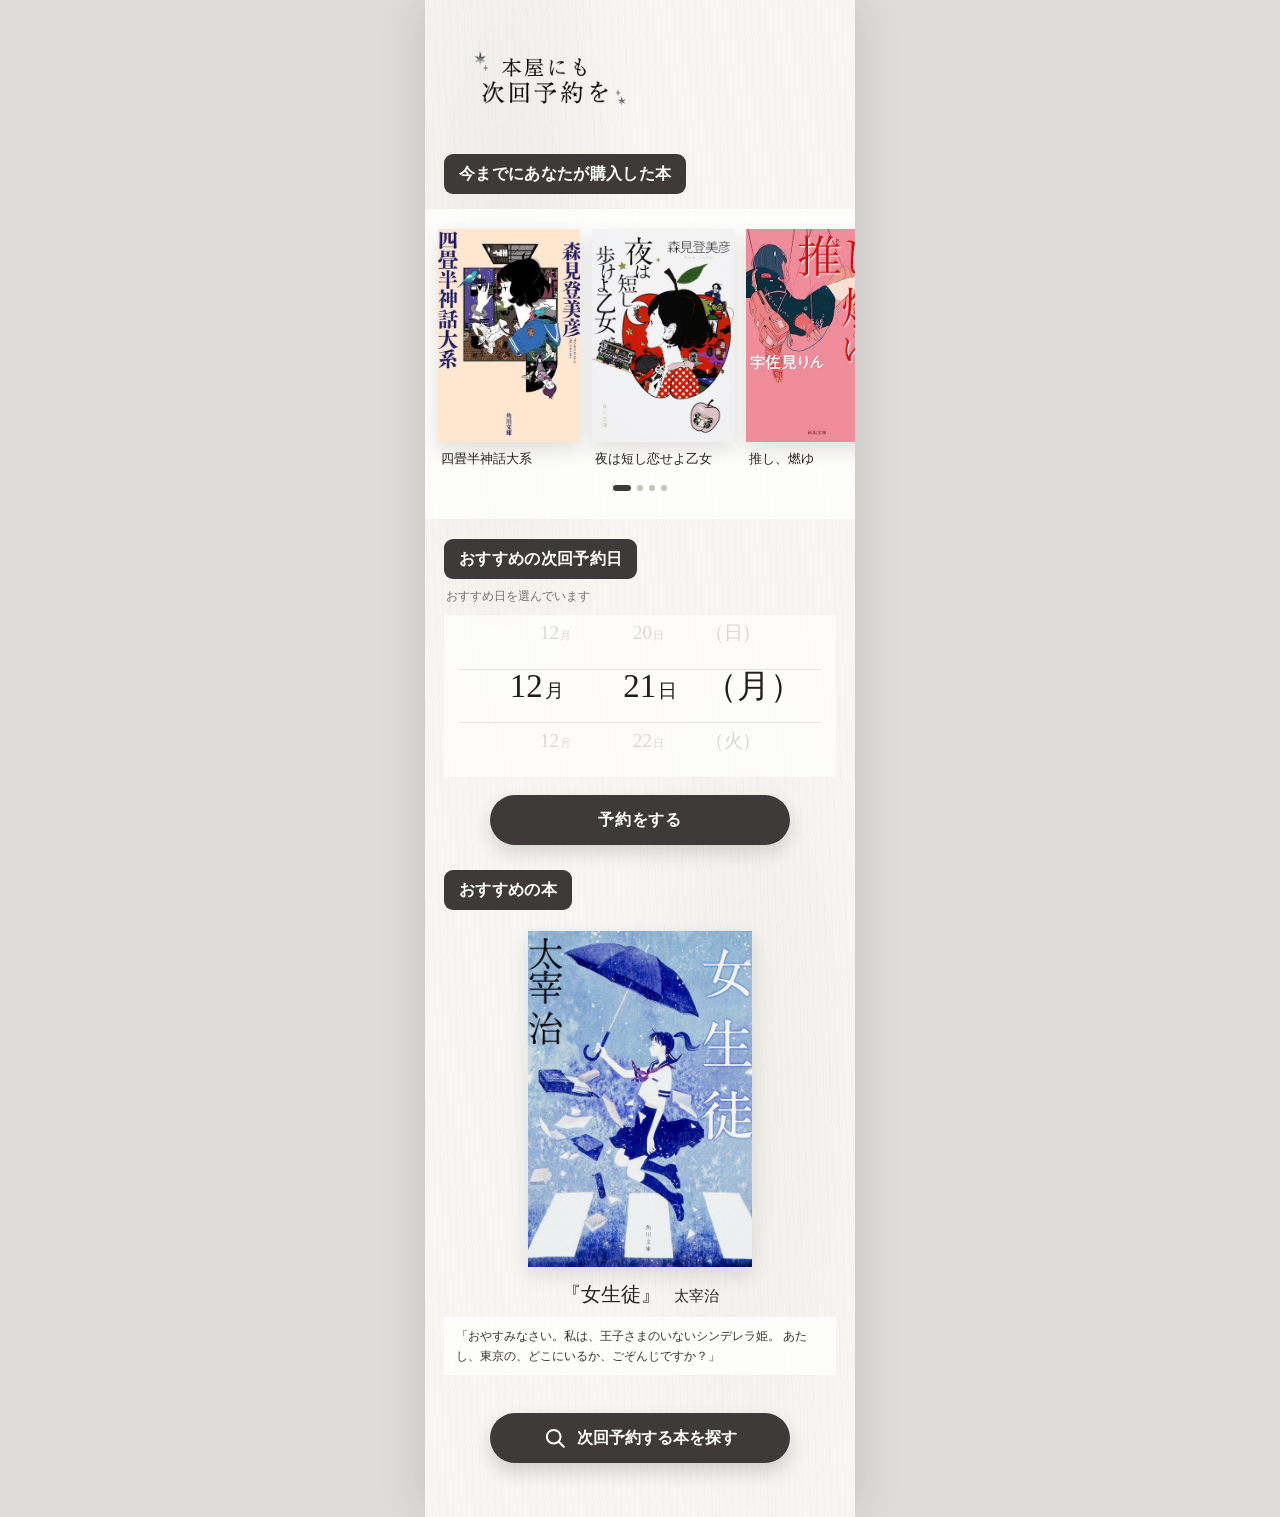
<file: index.htm>
<!doctype html>
<html lang="ja">
<head>
  <meta charset="utf-8">

  <meta
    name="viewport"
    content="width=device-width, initial-scale=1, viewport-fit=cover"
  >

  <meta name="theme-color" content="#f7f6f2">

  <title>本屋にも、次回予約を。</title>

  <meta
    name="description"
    content="読み終わるころに、次の一冊と本屋で会うための次回予約サイト。"
  >

  <link rel="stylesheet" href="./style.css">
</head>

<body>
  <main class="app-shell">
    <header class="hero">
      <img
        class="campaign-logo"
        id="campaignLogo"
        src="./assets/logo.png"
        alt="本屋にも、次回予約を。"
      >

      <p
        class="logo-placeholder"
        id="logoFallback"
        hidden
      >
        本屋にも、次回予約を。
      </p>
    </header>

    <section
      class="books-section"
      aria-labelledby="historyTitle"
    >
      <h2
        class="section-label"
        id="historyTitle"
      >
        今までにあなたが購入した本
      </h2>

      <div class="books-strip">
        <div
          class="book-slider"
          id="bookSlider"
          aria-label="購入した本の一覧"
        >
          <a
            class="book-card"
            href="./book-detail.htm?book=1"
            aria-label="四畳半神話大系の購入情報を見る"
          >
            <div class="cover cover-indigo">
              <img
                src="./assets/books/book-01.jpg"
                alt="四畳半神話大系の表紙"
              >

              <span class="cover-placeholder">
                四畳半<br>神話大系
              </span>
            </div>

            <p>四畳半神話大系</p>
          </a>

          <a
            class="book-card"
            href="./book-detail.htm?book=2"
            aria-label="夜は短し恋せよ乙女の購入情報を見る"
          >
            <div class="cover cover-red">
              <img
                src="./assets/books/book-02.jpg"
                alt="夜は短し恋せよ乙女の表紙"
              >

              <span class="cover-placeholder">
                夜は短し<br>恋せよ乙女
              </span>
            </div>

            <p>夜は短し恋せよ乙女</p>
          </a>

          <a
            class="book-card"
            href="./book-detail.htm?book=3"
            aria-label="推し、燃ゆの購入情報を見る"
          >
            <div class="cover cover-blue">
              <img
                src="./assets/books/book-03.jpg"
                alt="推し、燃ゆの表紙"
              >

              <span class="cover-placeholder">
                推し、燃ゆ
              </span>
            </div>

            <p>推し、燃ゆ</p>
          </a>

          <a
            class="book-card"
            href="./book-detail.htm?book=4"
            aria-label="コンビニ人間の購入情報を見る"
          >
            <div class="cover cover-cream">
              <img
                src="./assets/books/book-04.jpg"
                alt="コンビニ人間の表紙"
              >

              <span class="cover-placeholder">
                コンビニ人間
              </span>
            </div>

            <p>コンビニ人間</p>
          </a>
        </div>

        <div
          class="slider-dots"
          id="sliderDots"
          aria-hidden="true"
        ></div>
      </div>
    </section>

    <section
      class="date-section"
      aria-labelledby="dateTitle"
    >
      <h2
        class="section-label"
        id="dateTitle"
      >
        おすすめの次回予約日
      </h2>

      <p
        class="wheel-guide"
        id="rouletteStatus"
        aria-live="polite"
      >
        読み終わるころを計算しています
      </p>

      <div class="date-wheel-wrap">
        <div
          class="date-wheel"
          id="dateWheel"
          role="listbox"
          aria-label="自動で選ばれるおすすめの次回予約日"
        ></div>

        <div
          class="wheel-focus"
          aria-hidden="true"
        ></div>
      </div>
    </section>

    <div class="booking-action">
      <a
        class="pill-button"
        id="reserveLink"
        href="./reservation.htm"
      >
        予約をする
      </a>
    </div>

    <section
      class="recommend-section"
      aria-labelledby="recommendTitle"
    >
      <h2
        class="section-label"
        id="recommendTitle"
      >
        おすすめの本
      </h2>

      <article class="recommend-card">
        <div class="recommend-cover cover-cream">
          <img
            src="./assets/books/recommend.jpg"
            alt="女生徒の表紙"
          >

          <span class="cover-placeholder">
            女生徒<br>太宰治
          </span>
        </div>

        <h3>
          『女生徒』
          <small>太宰治</small>
        </h3>

        <blockquote>
          「おやすみなさい。私は、王子さまのいないシンデレラ姫。
          あたし、東京の、どこにいるか、ごぞんじですか？」
        </blockquote>
      </article>

      <button
        class="search-button"
        id="searchButton"
        type="button"
      >
        <svg
          class="search-icon"
          viewBox="0 0 24 24"
          aria-hidden="true"
        >
          <circle
            cx="10.7"
            cy="10.7"
            r="6.8"
          ></circle>

          <path d="m15.8 15.8 5 5"></path>
        </svg>

        次回予約する本を探す
      </button>
    </section>
  </main>

  <script src="./script.js"></script>
</body>
</html>
</file>
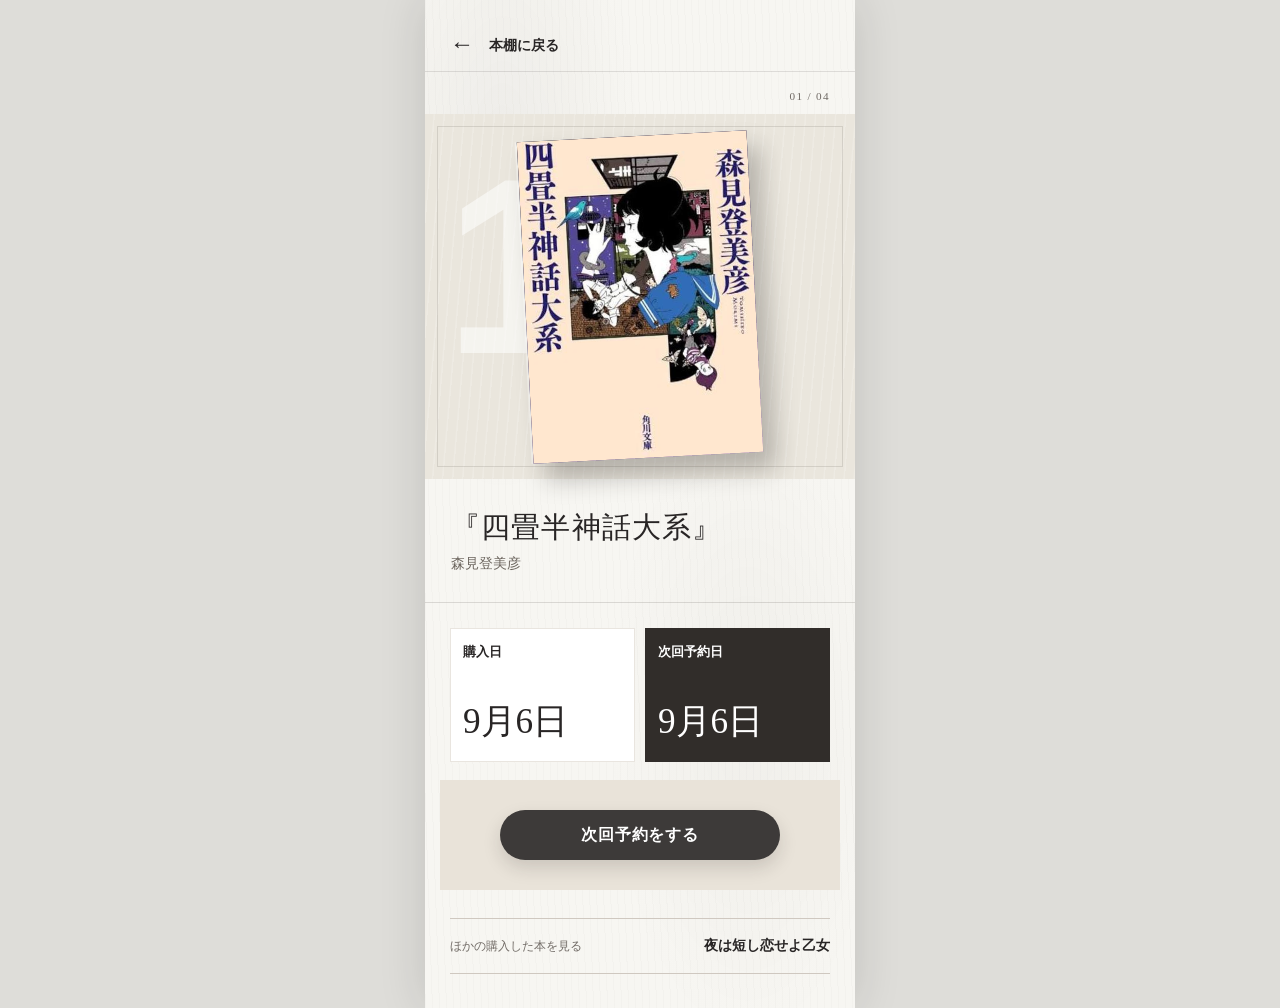
<file: book-detail.htm>
<!doctype html>
<html lang="ja">
<head>
  <meta charset="utf-8">

  <meta
    name="viewport"
    content="width=device-width, initial-scale=1, viewport-fit=cover"
  >

  <meta name="theme-color" content="#f7f6f2">

  <title>
    購入した本｜本屋にも、次回予約を。
  </title>

  <link rel="stylesheet" href="./style.css">
</head>

<body>
  <main class="app-shell detail-page">
    <nav
      class="detail-nav"
      aria-label="ページ移動"
    >
      <a
        href="./index.htm"
        aria-label="購入した本の一覧に戻る"
      >
        <span aria-hidden="true">
          &#8592;
        </span>

        本棚に戻る
      </a>
    </nav>

    <header class="detail-intro">
      <p class="detail-kicker">
        <span id="bookIndex">
          01 / 04
        </span>
      </p>
    </header>

    <section
      class="detail-feature"
      aria-labelledby="detailTitle"
    >
      <div class="detail-cover-stage">
        <span
          class="detail-cover-number"
          id="coverNumber"
          aria-hidden="true"
        >
          1
        </span>

        <div
          class="detail-cover cover-indigo"
          id="detailCover"
        >
          <img
            id="detailImage"
            src="./assets/books/book-01.jpg"
            alt="四畳半神話大系の表紙"
          >

          <span
            class="cover-placeholder"
            id="detailFallback"
          >
            四畳半神話大系
          </span>
        </div>
      </div>

      <div class="detail-book-heading">
        <h2 id="detailTitle">
          『四畳半神話大系』
        </h2>

        <span id="detailAuthor">
          森見登美彦
        </span>
      </div>
    </section>

    <section
      class="detail-record"
      aria-label="購入日と次回予約日"
    >
      <div class="detail-date-grid">
        <div class="detail-date-card">
          <span class="detail-date-label">
            購入日
          </span>

          <strong id="purchaseDate">
            9月6日
          </strong>
        </div>

        <div class="detail-date-card detail-date-card-dark">
          <span class="detail-date-label">
            次回予約日
          </span>

          <strong id="bookedDate">
            9月6日
          </strong>
        </div>
      </div>
    </section>

    <div class="detail-next">
      <a
        class="pill-button"
        href="./reservation.htm"
      >
        次回予約をする
      </a>
    </div>

    <a
      class="detail-other"
      id="otherBook"
      href="./book-detail.htm?book=2"
    >
      <span>
        ほかの購入した本を見る
      </span>

      <strong id="otherBookTitle">
        夜は短し恋せよ乙女
      </strong>
    </a>
  </main>

  <script src="./book-detail.js"></script>
</body>
</html>
</file>
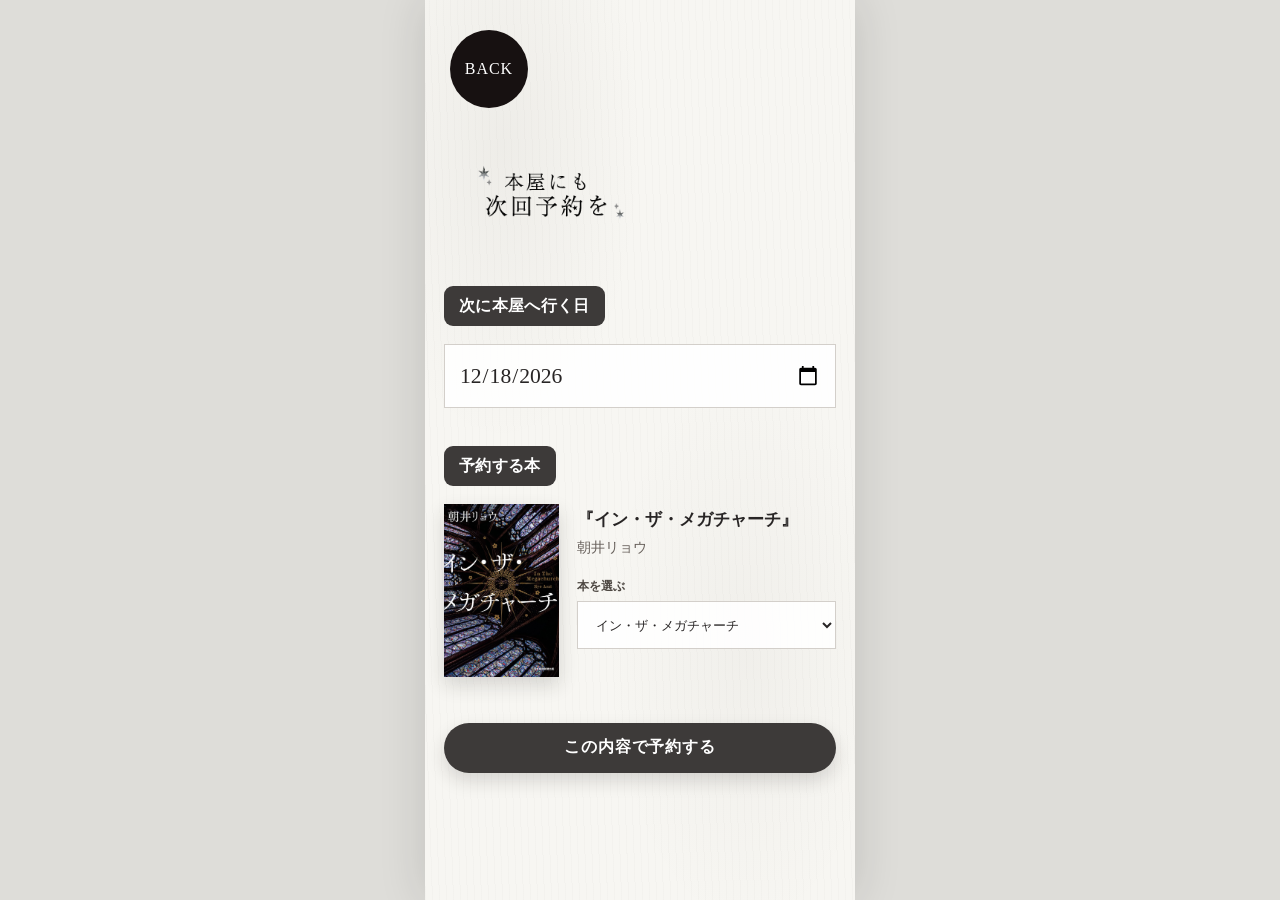
<file: reservation.htm>
<!doctype html>
<html lang="ja">
<head>
  <meta charset="utf-8">

  <meta
    name="viewport"
    content="width=device-width, initial-scale=1, viewport-fit=cover"
  >

  <meta name="theme-color" content="#f7f6f2">

  <title>
    次回予約｜本屋にも、次回予約を。
  </title>

  <link rel="stylesheet" href="./style.css">
</head>

<body>
  <main class="app-shell reservation-page">
    <a
      class="back-circle"
      href="./index.htm"
      aria-label="トップページに戻る"
    >
      BACK
    </a>

    <header class="reservation-heading">
      <img
        class="reservation-logo"
        id="reservationLogo"
        src="./assets/logo.png"
        alt="本屋にも、次回予約を。"
      >

      <span
        class="reservation-logo-fallback"
        id="reservationLogoFallback"
        hidden
      >
        本屋にも、次回予約を。
      </span>
    </header>

    <form id="reservationForm">
      <section class="reservation-panel">
        <label
          class="section-label"
          for="visitDate"
        >
          次に本屋へ行く日
        </label>

        <input
          id="visitDate"
          name="visitDate"
          type="date"
          required
        >
      </section>

      <section class="reservation-panel">
        <label
          class="section-label"
          for="bookChoice"
        >
          予約する本
        </label>

        <div class="booking-book">
          <div
            class="booking-book-cover cover-indigo"
            id="bookingCoverWrap"
          >
            <img
              id="bookingCover"
              src="./assets/books/reserve-01.jpg"
              alt="イン・ザ・メガチャーチの表紙"
            >

            <span
              class="cover-placeholder"
              id="bookingFallback"
            >
              イン・ザ・メガチャーチ
            </span>
          </div>

          <div class="booking-book-info">
            <strong id="bookingTitle">
              『イン・ザ・メガチャーチ』
            </strong>

            <span id="bookingAuthor">
              朝井リョウ
            </span>

            <label
              class="input-caption"
              for="bookChoice"
            >
              本を選ぶ
            </label>

            <select
              id="bookChoice"
              name="bookChoice"
            >
              <option value="イン・ザ・メガチャーチ">
                イン・ザ・メガチャーチ
              </option>

              <option value="熟柿">
                熟柿
              </option>

              <option value="PRIZE―プライズ―">
                PRIZE―プライズ―
              </option>

              <option value="カフネ">
                カフネ
              </option>
            </select>
          </div>
        </div>
      </section>

      <div class="reservation-submit-wrap">
        <button
          class="pill-button"
          type="submit"
        >
          この内容で予約する
        </button>
      </div>
    </form>

    <section
      class="confirmation"
      id="confirmation"
      hidden
      aria-live="polite"
    >
      <span
        class="confirmation-mark"
        aria-hidden="true"
      >
        &#10022;
      </span>

      <h2>
        次回予約が決まりました。
      </h2>

      <p id="confirmationText"></p>

      <a
        class="pill-button"
        href="./index.htm"
      >
        トップに戻る
      </a>
    </section>
  </main>

  <script src="./reservation.js"></script>
</body>
</html>
</file>
<file: style.css>
:root {
  color-scheme: light;

  --ink: #282525;
  --charcoal: #3d3a39;
  --paper: #f7f6f2;
  --soft-white: rgba(255, 255, 255, 0.82);
}

* {
  box-sizing: border-box;
}

html {
  background: #deddd9;
  -webkit-text-size-adjust: 100%;
}

body {
  margin: 0;
  min-width: 320px;
  min-height: 100vh;
  overflow-x: hidden;
  color: var(--ink);
  font-family:
    "Hiragino Kaku Gothic ProN",
    "Yu Gothic",
    system-ui,
    sans-serif;
}

button,
input,
select {
  font: inherit;
}

img {
  max-width: 100%;
}

[hidden] {
  display: none !important;
}

.app-shell {
  width: min(100%, 430px);
  min-height: 100svh;
  margin: 0 auto;
  padding-bottom: max(
    34px,
    env(safe-area-inset-bottom)
  );

  overflow-x: hidden;

  background:
    radial-gradient(
      ellipse at 18% 16%,
      rgba(92, 84, 72, 0.06),
      transparent 28%
    ),
    radial-gradient(
      ellipse at 75% 72%,
      rgba(92, 84, 72, 0.045),
      transparent 31%
    ),
    repeating-linear-gradient(
      88deg,
      rgba(62, 57, 51, 0.018) 0 1px,
      transparent 1px 7px
    ),
    var(--paper);

  box-shadow:
    0 0 44px rgba(30, 28, 26, 0.14);
}

/* 共通ボタン */

.pill-button {
  display: inline-flex;
  width: min(100%, 300px);
  min-height: 50px;
  padding: 10px 24px;
  align-items: center;
  justify-content: center;

  border: 0;
  border-radius: 999px;

  color: #ffffff;
  background: var(--charcoal);

  font-size: 1rem;
  font-weight: 700;
  letter-spacing: 0.06em;
  text-align: center;
  text-decoration: none;

  box-shadow:
    0 8px 18px rgba(33, 30, 28, 0.15);

  cursor: pointer;
}

.pill-button:active {
  transform: translateY(1px);
}

.pill-button:focus-visible,
.back-circle:focus-visible {
  outline: 3px solid #aaa19a;
  outline-offset: 3px;
}

/* 共通見出し */

.section-label {
  display: inline-flex;
  min-height: 40px;
  margin: 0;
  padding: 8px 15px;
  align-items: center;

  border-radius: 9px;

  color: #ffffff;
  background: var(--charcoal);

  font-size: 1rem;
  font-weight: 700;
  letter-spacing: 0.02em;
}

/* トップのロゴ */

.hero {
  position: relative;
  min-height: 152px;
  display: grid;
  align-items: center;

  padding:
    max(22px, env(safe-area-inset-top))
    20px
    18px;
}

.campaign-logo {
  display: block;
  width: min(77%, 300px);
  max-height: 114px;

  object-fit: contain;
  object-position: left center;
}

.logo-placeholder {
  margin: 0;

  font-family:
    "Hiragino Mincho ProN",
    "Yu Mincho",
    serif;

  font-size: 1.65rem;
  line-height: 1.6;
  letter-spacing: 0.06em;
}

/* 購入した本 */

.books-section {
  padding-bottom: 0;
}

.books-section .section-label {
  margin: 0 19px 15px;
}

.books-strip {
  padding: 12px 0 28px;
  background: rgba(255, 255, 255, 0.8);
}

.book-slider {
  display: grid;
  grid-auto-flow: column;
  grid-auto-columns: minmax(142px, 44vw);
  gap: 12px;

  overflow-x: auto;

  padding: 8px 13px 14px;

  scroll-padding-inline: 13px;
  scroll-snap-type: x mandatory;
  scrollbar-width: none;

  -webkit-overflow-scrolling: touch;
}

.book-slider::-webkit-scrollbar {
  display: none;
}

.book-card {
  margin: 0;
  scroll-snap-align: start;

  color: inherit;
  text-decoration: none;
}

.book-card:focus-visible {
  outline: 3px solid var(--charcoal);
  outline-offset: 3px;
}

.book-card p {
  margin: 8px 3px 0;
  overflow: hidden;

  font-family:
    "Hiragino Mincho ProN",
    "Yu Mincho",
    serif;

  font-size: 0.84rem;
  text-overflow: ellipsis;
  white-space: nowrap;
}

/* 本の表紙 */

.cover,
.recommend-cover {
  position: relative;
  overflow: hidden;
  aspect-ratio: 2 / 3;

  background: #e8e2d6;

  box-shadow:
    0 8px 18px rgba(39, 35, 31, 0.13);
}

.cover img,
.recommend-cover img {
  position: relative;
  z-index: 2;

  display: block;
  width: 100%;
  height: 100%;

  object-fit: cover;
}

.cover-placeholder {
  position: absolute;
  inset: 0;
  z-index: 1;

  display: grid;
  place-items: center;

  padding: 14px;

  color: rgba(255, 255, 255, 0.88);

  font-size: 0.78rem;
  font-weight: 700;
  line-height: 1.6;
  letter-spacing: 0.05em;
  text-align: center;
}

.cover-indigo {
  background:
    linear-gradient(
      145deg,
      #171525,
      #3e2f68 58%,
      #9b77ae
    );
}

.cover-red {
  background:
    linear-gradient(
      #56040a,
      #d33a18 56%,
      #efae3a
    );
}

.cover-blue {
  background:
    linear-gradient(
      155deg,
      #2c4058,
      #9aa9ad 55%,
      #ded3c6
    );
}

.cover-cream {
  background:
    linear-gradient(
      135deg,
      #d8c9a3,
      #eee3c3 52%,
      #c6b587
    );
}

/* スライダーの丸 */

.slider-dots {
  display: flex;
  justify-content: center;
  gap: 6px;
  padding-top: 3px;
}

.slider-dots span {
  width: 6px;
  height: 6px;

  border-radius: 50%;
  background: #c4c0ba;

  transition:
    width 180ms ease,
    background 180ms ease;
}

.slider-dots span.is-active {
  width: 18px;
  border-radius: 5px;
  background: var(--charcoal);
}

/* 日付ルーレット */

.date-section,
.recommend-section {
  padding: 20px 19px 0;
}

.wheel-guide {
  margin: 9px 2px 10px;
  color: #76716e;
  font-size: 0.78rem;
}

.date-wheel-wrap {
  position: relative;
  height: 162px;
  margin-top: 4px;
  overflow: hidden;

  background: rgba(255, 255, 255, 0.72);
}

.date-wheel {
  height: 100%;
  overflow: hidden;
  padding-block: 54px;
  pointer-events: none;
}

.date-option {
  width: 100%;
  height: 54px;

  display: grid;
  grid-template-columns: 1.2fr 1fr 1fr;
  align-items: center;

  border: 0;
  padding: 0 31px;

  color: #a29d99;
  background: transparent;

  font-family:
    "Hiragino Mincho ProN",
    "Yu Mincho",
    serif;

  font-size: 1.45rem;
  text-align: center;

  transform: scale(0.82);
  opacity: 0.38;

  transition:
    transform 140ms ease,
    opacity 140ms ease,
    color 140ms ease;
}

.date-option.is-selected {
  color: #211d1c;
  font-size: 2.05rem;

  transform: scale(1);
  opacity: 1;
}

.date-option span:nth-child(1)::after {
  content: "月";
  margin-left: 0.12em;
  font-size: 0.58em;
}

.date-option span:nth-child(2)::after {
  content: "日";
  margin-left: 0.12em;
  font-size: 0.58em;
}

.date-option span:nth-child(3)::before {
  content: "（";
}

.date-option span:nth-child(3)::after {
  content: "）";
}

.wheel-focus {
  position: absolute;
  top: 54px;
  right: 15px;
  left: 15px;
  height: 54px;

  border-top:
    1px solid rgba(65, 60, 55, 0.12);

  border-bottom:
    1px solid rgba(65, 60, 55, 0.12);

  pointer-events: none;
}

.booking-action {
  display: grid;
  justify-items: center;
  padding: 18px 19px 5px;
}

/* おすすめの本 */

.recommend-section {
  padding-bottom: 20px;
}

.recommend-card {
  display: grid;
  justify-items: center;
  margin-top: 21px;
}

.recommend-cover {
  width: min(64vw, 224px);
}

.recommend-card h3 {
  margin: 14px 0 9px;

  font-family:
    "Hiragino Mincho ProN",
    "Yu Mincho",
    serif;

  font-size: 1.25rem;
  font-weight: 500;
}

.recommend-card h3 small {
  margin-left: 0.55em;
  font-size: 0.76em;
}

blockquote {
  width: 100%;
  margin: 0;
  padding: 9px 12px;

  color: #373230;
  background: var(--soft-white);

  font-family:
    "Hiragino Mincho ProN",
    "Yu Mincho",
    serif;

  font-size: 0.74rem;
  line-height: 1.7;
}

.search-button {
  width: min(100%, 300px);
  min-height: 50px;

  display: flex;
  margin: 38px auto 0;
  align-items: center;
  justify-content: center;
  gap: 10px;

  border: 0;
  border-radius: 999px;

  color: #ffffff;
  background: var(--charcoal);

  font-size: 1rem;
  font-weight: 700;

  box-shadow:
    0 9px 18px rgba(33, 30, 28, 0.17);

  cursor: pointer;
  touch-action: manipulation;
}

.search-button:active {
  transform: translateY(1px);
}

.search-icon {
  width: 24px;
  height: 24px;

  overflow: visible;

  fill: none;
  stroke: currentColor;
  stroke-linecap: round;
  stroke-width: 2;
}

/* 本の詳細ページ */

.detail-page {
  padding-top: 0;
  overflow: hidden;

  font-family:
    "Hiragino Mincho ProN",
    "Yu Mincho",
    serif;
}

.detail-nav {
  display: flex;
  height: 72px;

  padding:
    max(16px, env(safe-area-inset-top))
    25px
    0;

  align-items: center;

  border-bottom:
    1px solid rgba(49, 43, 39, 0.13);

  font-family:
    "Hiragino Kaku Gothic ProN",
    "Yu Gothic",
    sans-serif;
}

.detail-nav a {
  color: var(--ink);
  font-size: 0.88rem;
  font-weight: 700;
  text-decoration: none;
}

.detail-nav a span {
  margin-right: 8px;
  font-size: 1.5rem;
  vertical-align: -0.1em;
}

.detail-intro {
  padding: 18px 25px 12px;
}

.detail-kicker {
  display: flex;
  justify-content: flex-end;
  margin: 0;

  color: #706a65;

  font-family:
    "Hiragino Kaku Gothic ProN",
    "Yu Gothic",
    sans-serif;

  font-size: 0.7rem;
  letter-spacing: 0.12em;
}

.detail-kicker span {
  font-family: Georgia, serif;
}

.detail-feature {
  padding-bottom: 29px;
}

.detail-cover-stage {
  position: relative;

  display: grid;
  min-height: 365px;
  place-items: center;

  background: #eae6dd;
}

.detail-cover-stage::before,
.detail-cover-stage::after {
  content: "";
  position: absolute;
  inset: 0;
  pointer-events: none;
}

.detail-cover-stage::before {
  background:
    repeating-linear-gradient(
      95deg,
      transparent 0 8px,
      rgba(255, 255, 255, 0.18) 9px 10px
    );
}

.detail-cover-stage::after {
  inset: 12px;
  border:
    1px solid rgba(64, 56, 49, 0.14);
}

.detail-cover-number {
  position: absolute;
  top: 28px;
  left: 20px;

  color: rgba(255, 255, 255, 0.54);

  font:
    700 250px/1
    "Hiragino Kaku Gothic ProN",
    "Yu Gothic",
    sans-serif;
}

.detail-cover {
  position: relative;
  z-index: 1;

  width: min(57%, 230px);
  aspect-ratio: 2 / 2.8;
  overflow: hidden;

  box-shadow:
    12px 17px 24px rgba(35, 29, 25, 0.27),
    -2px 0 1px rgba(255, 255, 255, 0.5);

  transform: rotate(-3deg);
}

.detail-cover img {
  position: relative;
  z-index: 2;

  display: block;
  width: 100%;
  height: 100%;

  object-fit: cover;
}

.detail-book-heading {
  padding: 27px 26px 0;
}

.detail-book-heading h2 {
  margin: 0 0 5px;

  font-size: 1.8rem;
  font-weight: 500;
  line-height: 1.5;
  letter-spacing: 0.04em;
}

.detail-book-heading > span {
  color: #6c655e;
  font-size: 0.9rem;
}

.detail-record {
  padding: 25px 25px 18px;

  border-top:
    1px solid rgba(49, 43, 39, 0.15);
}

.detail-date-grid {
  display: grid;
  grid-template-columns: 1fr 1fr;
  gap: 10px;
}

.detail-date-card {
  min-width: 0;
  min-height: 134px;

  display: flex;
  flex-direction: column;

  padding: 15px 12px 16px;

  border: 1px solid #e9e5df;
  background: #ffffff;
}

.detail-date-card-dark {
  color: #ffffff;
  border-color: #312d2a;
  background: #312d2a;
}

.detail-date-label {
  font-family:
    "Hiragino Kaku Gothic ProN",
    "Yu Gothic",
    sans-serif;

  font-size: 0.8rem;
  font-weight: 700;
}

.detail-date-card strong {
  margin: auto 0 0;

  font-size: clamp(1.55rem, 7vw, 2.2rem);
  font-weight: 500;
  white-space: nowrap;
}

.detail-next {
  margin: 0 15px;
  padding: 30px 20px;

  background: #e9e3d9;
  text-align: center;
}

.detail-next .pill-button {
  width: min(100%, 280px);
  margin: 0 auto;
}

.detail-other {
  display: flex;
  justify-content: space-between;
  gap: 12px;
  align-items: center;

  margin: 28px 25px 0;
  padding: 18px 0;

  border-top: 1px solid #cfc8c0;
  border-bottom: 1px solid #cfc8c0;

  color: var(--ink);
  text-decoration: none;
}

.detail-other span {
  color: #716b66;
  font-size: 0.76rem;
}

.detail-other strong {
  font-size: 0.85rem;
  font-weight: 700;
  text-align: right;
}

/* 予約ページ */

.reservation-page {
  min-height: 100svh;

  padding:
    max(30px, env(safe-area-inset-top))
    0
    48px;
}

.back-circle {
  display: grid;
  width: 78px;
  height: 78px;

  margin: 0 0 30px 25px;
  place-items: center;

  border-radius: 50%;

  color: #ffffff;
  background: #171111;

  font-family:
    Georgia,
    "Times New Roman",
    serif;

  font-size: 1rem;
  letter-spacing: 0.06em;
  text-decoration: none;
}

.reservation-heading {
  min-height: 100px;
  display: flex;
  align-items: center;

  margin: 0 25px 38px;
}

.reservation-logo {
  display: block;
  width: min(78%, 280px);
  max-height: 110px;

  object-fit: contain;
  object-position: left center;
}

.reservation-logo-fallback {
  font-family:
    "Hiragino Mincho ProN",
    "Yu Mincho",
    serif;

  font-size: 1.45rem;
  line-height: 1.6;
  letter-spacing: 0.06em;
}

.reservation-panel {
  margin: 0 19px 38px;
}

.reservation-panel .section-label {
  display: flex;
  width: fit-content;
  margin-bottom: 18px;
}

#visitDate,
#bookChoice {
  width: 100%;

  border: 1px solid #d3cfca;
  border-radius: 0;

  padding: 12px 14px;

  color: #282525;
  background: rgba(255, 255, 255, 0.9);
}

#visitDate {
  min-height: 64px;

  font-family:
    "Hiragino Mincho ProN",
    "Yu Mincho",
    serif;

  font-size: 1.35rem;
}

.booking-book {
  display: grid;
  grid-template-columns: 115px minmax(0, 1fr);
  gap: 18px;
  align-items: start;
}

.booking-book-cover {
  position: relative;

  width: 115px;
  overflow: hidden;
  aspect-ratio: 2 / 3;

  background: #29213d;

  box-shadow:
    0 8px 18px rgba(39, 35, 31, 0.16);
}

.booking-book-cover img {
  position: relative;
  z-index: 2;

  display: block;
  width: 100%;
  height: 100%;

  object-fit: cover;
}

.booking-book-info {
  display: grid;
  gap: 6px;
  min-width: 0;
  padding-top: 3px;
}

.booking-book-info strong {
  font-family:
    "Hiragino Mincho ProN",
    "Yu Mincho",
    serif;

  font-size: 1.05rem;
  line-height: 1.55;
  overflow-wrap: anywhere;
}

.booking-book-info > span {
  color: #665f5a;
  font-size: 0.86rem;
}

.input-caption {
  margin-top: 15px;

  color: #4d4742;
  font-size: 0.78rem;
  font-weight: 700;
}

#bookChoice {
  min-height: 48px;
  font-size: 0.82rem;
}

.reservation-submit-wrap {
  display: grid;
  justify-items: center;

  margin: 46px 19px 0;
}

.reservation-submit-wrap .pill-button {
  width: 100%;
}

/* 予約完了画面 */

.confirmation {
  width: auto;
  margin: 45px 20px 0;
  padding: 20px 0 0;

  overflow: hidden;
  text-align: center;
}

.confirmation-mark {
  display: block;
  margin-bottom: 22px;

  color: #282525;

  font-family:
    "Hiragino Mincho ProN",
    "Yu Mincho",
    serif;

  font-size: 3.2rem;
  line-height: 1;
}

.confirmation h2 {
  max-width: 100%;
  margin: 0 0 22px;

  font-family:
    "Hiragino Mincho ProN",
    "Yu Mincho",
    serif;

  font-size: 1.55rem;
  font-weight: 500;
  line-height: 1.6;

  overflow-wrap: anywhere;
}

.confirmation p {
  max-width: 100%;
  margin: 0 auto;

  color: #403a37;

  font-family:
    "Hiragino Mincho ProN",
    "Yu Mincho",
    serif;

  font-size: 0.95rem;
  line-height: 2;

  overflow-wrap: anywhere;
  word-break: normal;
}

.confirmation .pill-button {
  margin: 34px auto 0;
}

@media (max-width: 350px) {
  .section-label {
    font-size: 0.9rem;
  }

  .book-slider {
    grid-auto-columns: 136px;
  }

  .date-option {
    padding-inline: 19px;
  }

  .booking-book {
    grid-template-columns: 95px minmax(0, 1fr);
    gap: 13px;
  }

  .booking-book-cover {
    width: 95px;
  }

  .booking-book-info strong {
    font-size: 0.92rem;
  }

  .detail-date-card strong {
    font-size: 1.45rem;
  }
}

@media (prefers-reduced-motion: reduce) {
  *,
  *::before,
  *::after {
    scroll-behavior: auto !important;
    transition-duration: 0.01ms !important;
  }
}
</file>
